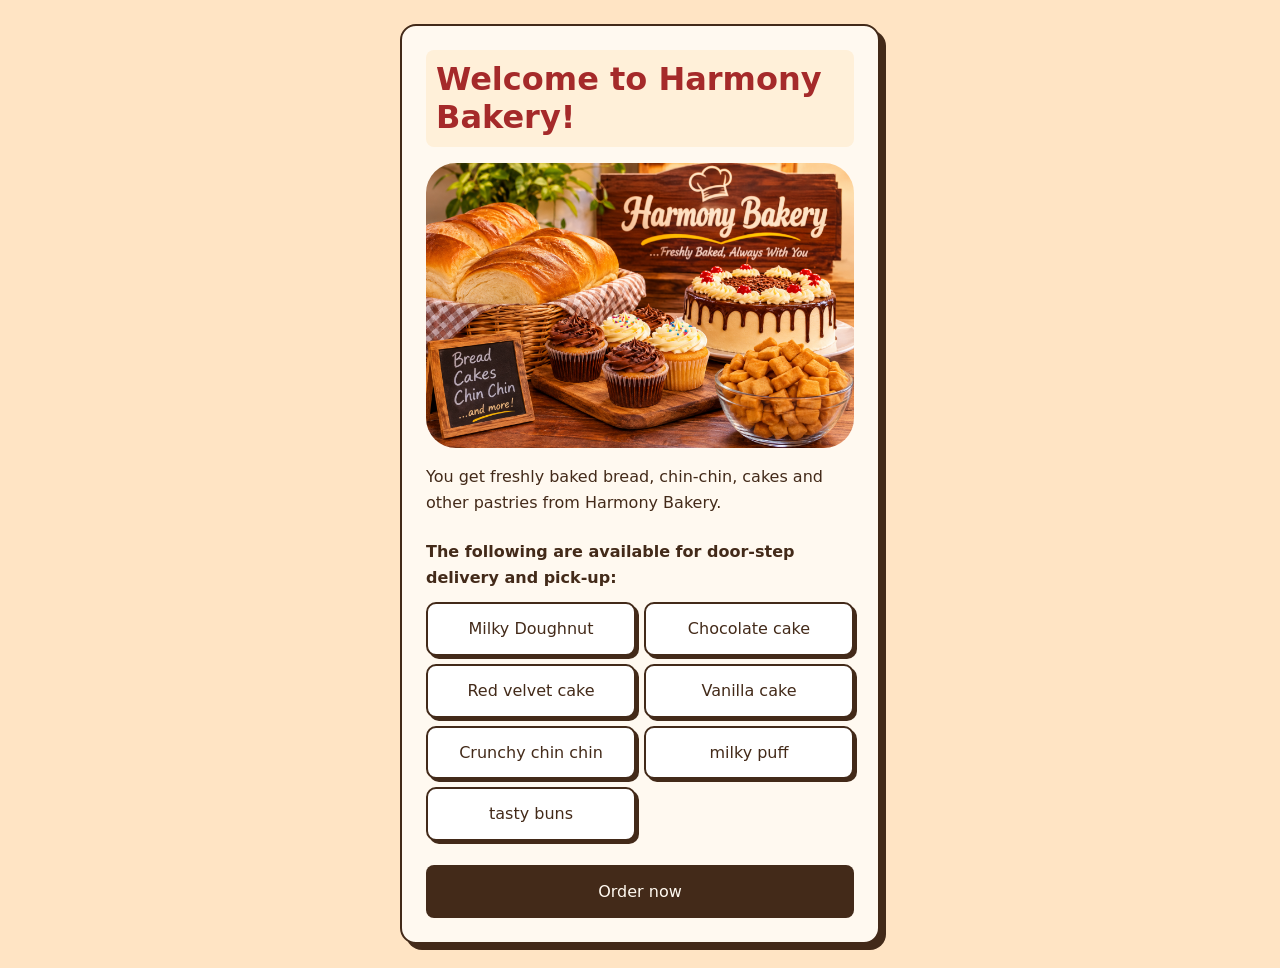
<file: Day5-task/index.html>
<!doctype html>
<html lang="en">
  <head>
    <meta charset="UTF-8" />
    <meta name="viewport" content="width=device-width, initial-scale=1.0" />
    <title>Harmony Bakery</title>
    <link rel="stylesheet" href="style.css" />
  </head>
  <body>
    <div class="container">
      <h1>Harmony Bakery</h1>
      <img
        src="./bakery.png"
        alt="Fresh bread, cakes, cupcakes and chin chin on a wooden table"
        class="hero-img"
      />
      <p class="intro">
        At Harmoy bakery, everything is baked fresh each morning, from soft
        loaves to cruchy chin chin and more. Come in hungry, leave happy.
      </p>
      <p class="menu-intro">
        The following are available for door-step delivery and pick-up:
      </p>
      <ul class="menu-list">
        <li class="menu-item">Bread</li>
        <li class="menu-item">Chocolate cake</li>
        <li class="menu-item">Red velvet cake</li>
        <li class="menu-item">Vanilla cake</li>
        <li class="menu-item">Crunchy chin chin</li>
        <li class="menu-item">milky puff</li>
        <li class="menu-item">tasty buns</li>
      </ul>

      <button class="btn" id="btn">Order now</button>
    </div>
    <script src="./script.js"></script>

    
  </body>
</html>
</file>
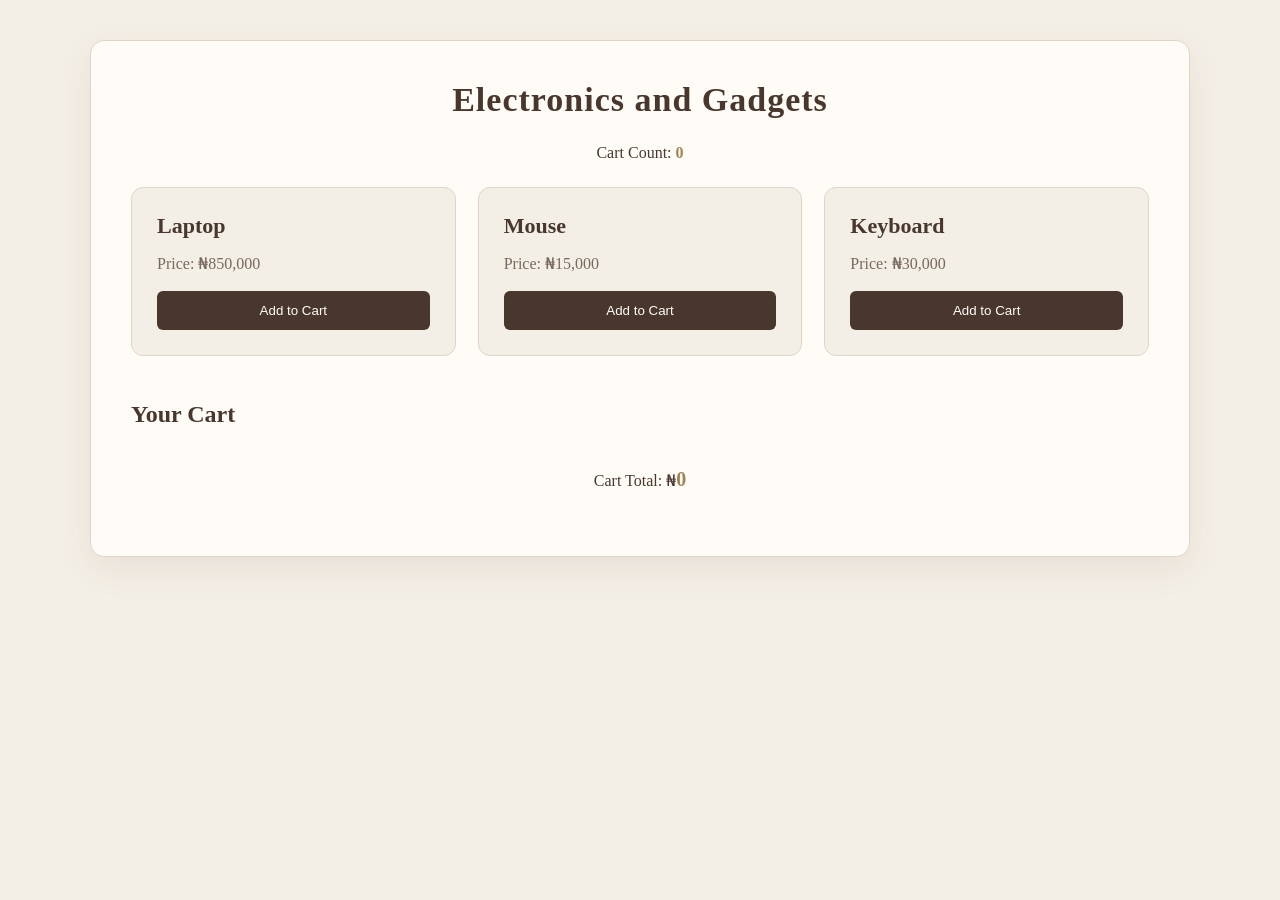
<file: Day5-task/task - 4/index.html>
<!-- <!doctype html>
<html lang="en">
  <head>
    <meta charset="UTF-8" />
    <meta name="viewport" content="width=device-width, initial-scale=1.0" />
    <title>Cart</title>
    <link rel="stylesheet" href="style.css" />
  </head>
  <body>
    <main class="card">
      <h1>Electronics and Gadgets</h1>
      <p>Cart Count:<span id="cart-count">0</span></p>
      <section id="gadget-list"></section>

      <h2>Your Cart</h2>
      <div id="cart-item"></div>
      <p>Cart Total: ₦<span id="cart-total">0</span></p>
    </main>
    <script src="./script.js"></script>
  </body>
</html> -->


<!doctype html>
<html lang="en">
  <head>
    <meta charset="UTF-8" />
    <meta name="viewport" content="width=device-width, initial-scale=1.0" />
    <title>Cart</title>
    <link rel="stylesheet" href="style.css" />
  </head>

  <body>
    <main class="card">
      <h1>Electronics and Gadgets</h1>

      <p>Cart Count: <span id="cart-count">0</span></p>

      <section id="gadget-list"></section>

      <h2>Your Cart</h2>
      <div id="cart-items"></div>

      <p>Cart Total: ₦<span id="cart-total">0</span></p>
    </main>

    <script src="./script.js"></script>
  </body>
</html>
</file>
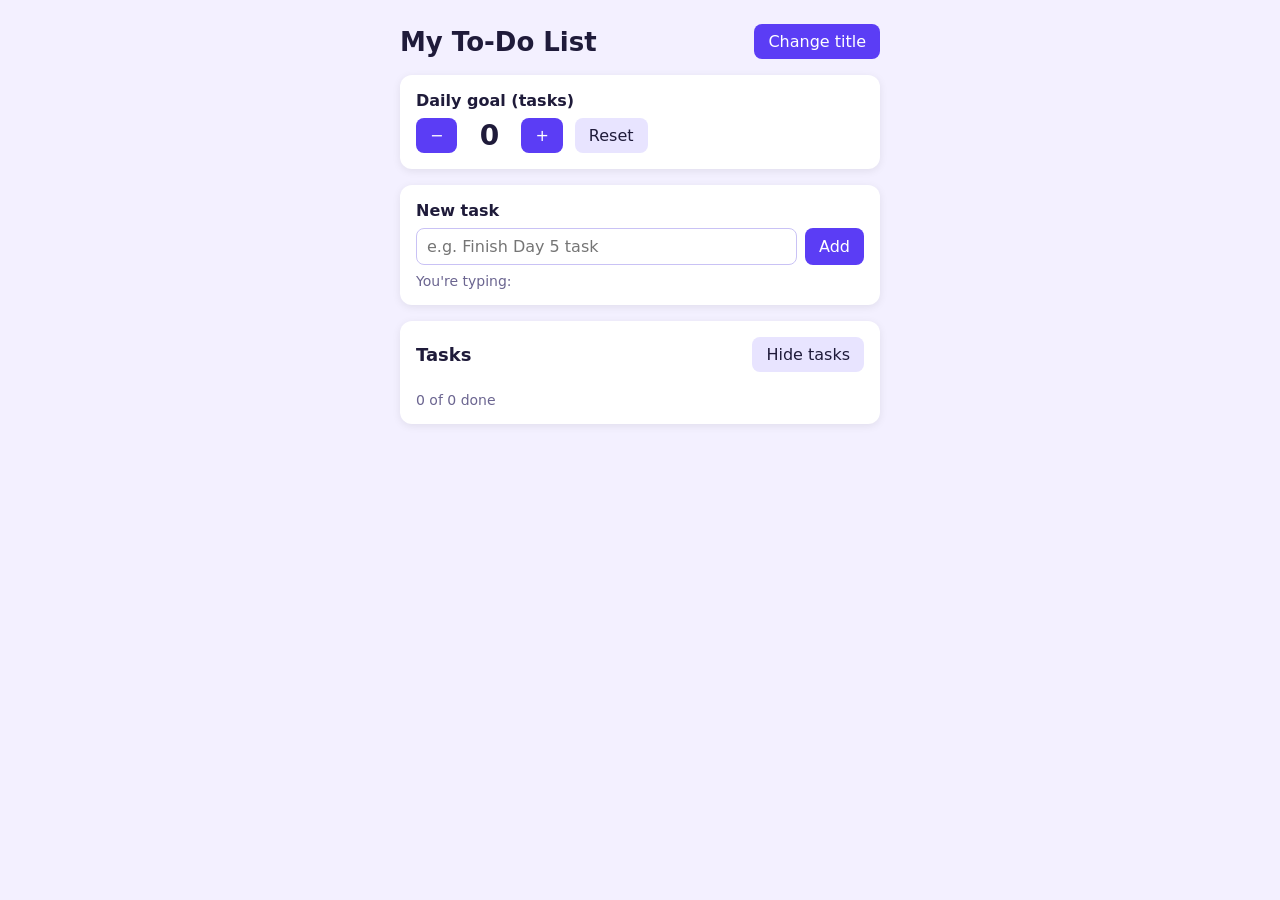
<file: Day5-task/task-3/index.html>
<!DOCTYPE html>
<html lang="en">
<head>
  <meta charset="UTF-8" />
  <meta name="viewport" content="width=device-width, initial-scale=1.0" />
  <title>To-Do List</title>
  <link rel="stylesheet" href="style.css">
</head>
<body>
  <main class="app">
    <header class="top">
      <h1 id="title">My To-Do List</h1>
      <button type="button" id="change-btn">Change title</button>
    </header>

    <section class="card">
      <p class="label">Daily goal (tasks)</p>
      <div class="counter">
        <button type="button" id="minus">−</button>
        <span id="count" class="count">0</span>
        <button type="button" id="plus">+</button>
        <button type="button" id="reset" class="ghost">Reset</button>
      </div>
    </section>

    <section class="card">
      <label for="task-input" class="label">New task</label>
      <div class="add-row">
        <input type="text" id="task-input" placeholder="e.g. Finish Day 5 task" />
        <button type="button" id="add-btn">Add</button>
      </div>
      <p class="preview">You're typing: <span id="live-text"></span></p>
    </section>

    <section class="card">
      <div class="list-head">
        <h2>Tasks</h2>
        <button type="button" id="toggle-btn" class="ghost">Hide tasks</button>
      </div>
      <ul id="task-list"></ul>
      <p id="summary" class="summary">0 of 0 done</p>
    </section>
  </main>
  <script src="script.js"></script>
</body>
</html>
</file>
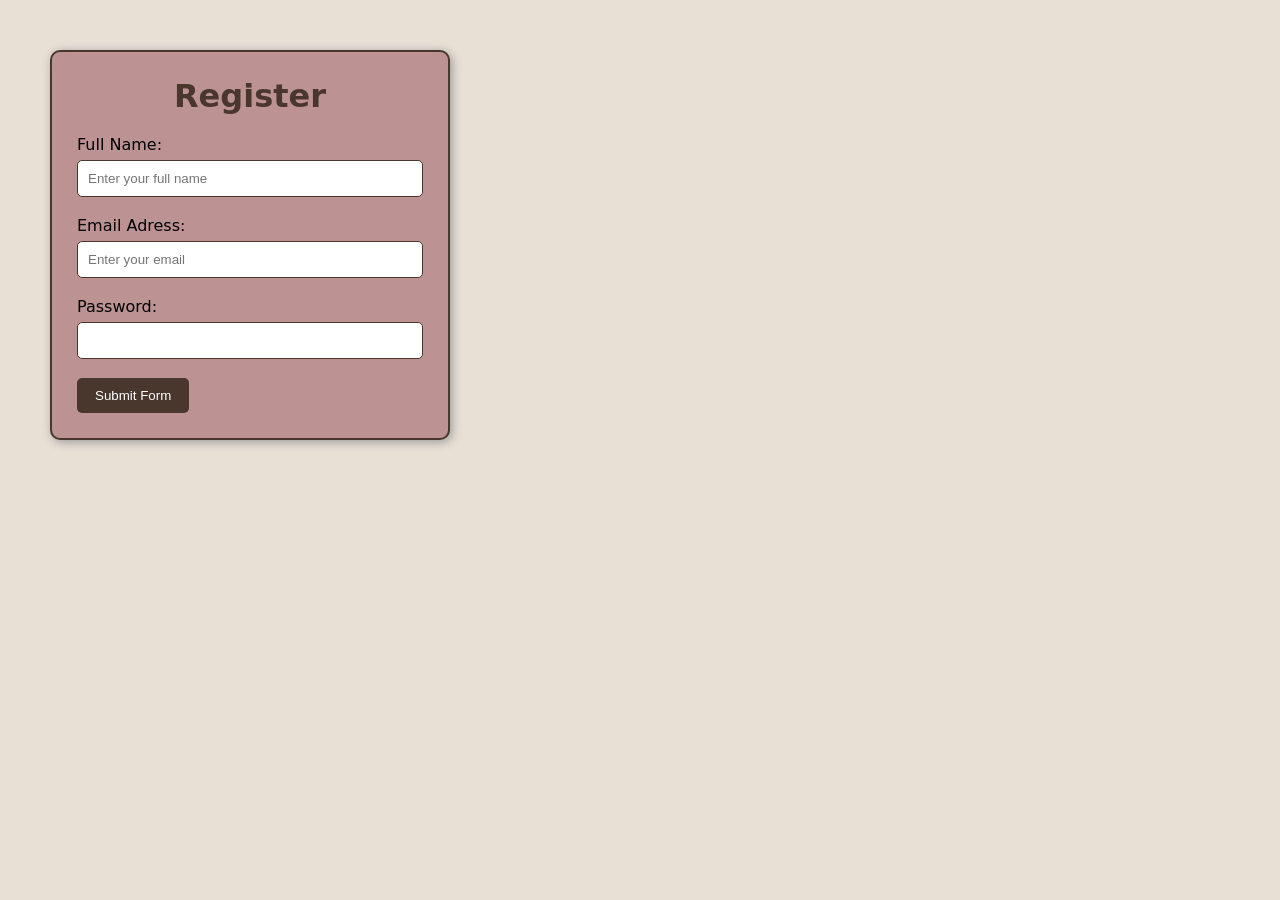
<file: Day5-task/task-5/index.html>
<!doctype html>
<html lang="en">
  <head>
    <meta charset="UTF-8" />
    <meta name="viewport" content="width=device-width, initial-scale=1.0" />
    <title>Login form</title>
    <link rel="stylesheet" href="style.css" />
  </head>
  <body>
    <main class="login">
      <h1>Register</h1>
      <form id="signup-form" novalidate>
        <div class="field">
          <label for="name">Full Name:</label>
          <input
            type="text"
            name="name"
            id="name"
            placeholder="Enter your full name"
          />
          <p class="error" id="name-error"></p>
        </div>
        <br />
        <div class="field">
            <label for="email"> Email Adress:</label>
            <input type="email" name="email" id="email" placeholder="Enter your email">
               <p class="error" id="email-error"></p>
        </div>
        <br>
        <div class="field">
            <label for="password">Password:</label>
            <input type="password" name="password" id="password">
               <p class="error" id="password-error"></p>

        </div>
        <br>
        <button> Submit Form</button>
      </form>
    </main>
    <script src="./script.js"></script>
  </body>
</html>
</file>
<file: Day5-task/style.css>
* {
  margin: 0;
  padding: 0;
  box-sizing: border-box;
}
:root {
  --bg: bisque;
  --cream: hsl(35, 100%, 97%);
  --brown-900: hsl(25, 45%, 18%);
  --brown-600: hsl(25, 55%, 38%);
  --gold: hsl(38, 90%, 55%);
}

body {
  min-height: 100vh;
  padding: 24px 16px;
  display: flex;
  justify-content: center;
  align-items: center;
  font-family: system-ui, sans-serif;
  font-size: 16px;
  line-height: 1.6;
  color: var(--brown-900);
  background-color: bisque;
}
.container {
  width: 100%;
  max-width: 480px;
  border: 2px solid var(--brown-900);
  padding: 24px;
  border-radius: 16px;
  background-color: var(--cream);
  box-shadow: 6px 6px 0 var(--brown-900);
}
h1 {
  margin-bottom: 16px;
  font-size: 32px;
  line-height: 1.2;
}
.hero-img {
  width: 100%;
  display: block;
  border-radius: 30px;
}
.intro {
  margin-top: 16px;
}
.menu-intro {
  margin-top: 24px;
  font-weight: 600;
}
.menu-list {
  margin-top: 12px;
  list-style: none;
  display: grid;
  gap: 8px;
  grid-template-columns: 1fr 1fr;
}
.menu-item {
  padding: 12px 16px;
  border: 2px solid var(--brown-900);
  border-radius: 10px;
  background-color: white;
  cursor: pointer;
  transition: background-color 0.2s ease;
  text-align: center;
  box-shadow: 3px 3px 0 var(--brown-900) ;
}
.menu-item:hover {
  background-color: bisque;
}
.menu-item.selected {
  background-color: var(--gold);
  font-weight: 700;
}
.btn {
  display: block;
  width: 100%;
  margin-top: 24px;
  padding: 14px;
  border: none;
  border-radius: 8px;
  background-color: var(--brown-900);
  font: inherit;
  cursor: pointer;
  color: var(--cream);
}

.highlight {
  color: brown;
  background-color: #fff0d9;
  padding: 10px;
  border-radius: 8px;
}
</file>
<file: Day5-task/task - 4/style.css>
/* GENERAL PAGE STYLING */
* {
  margin: 0;
  padding: 0;
  box-sizing: border-box;
}

body {
  font-family: Georgia, "Times New Roman", serif;
  background-color: #F4EFE6;
  color: #49372D;
  padding: 40px 20px;
}

/* MAIN CONTAINER */
.card {
  max-width: 1100px;
  margin: 0 auto;
  padding: 40px;
  background-color: #FFFCF7;
  border: 1px solid #DED5C8;
  border-radius: 14px;
  box-shadow: 0 12px 35px rgba(73, 55, 45, 0.08);
}

/*  HEADING */
h1 {
  font-size: 34px;
  text-align: center;
  margin-bottom: 25px;
  letter-spacing: 1px;
  color: #49372D;
}

/* CART COUNT */
#cart-count {
  color: #A18456;
  font-weight: bold;
}

.card > p {
  text-align: center;
  margin-bottom: 25px;
  font-size: 16px;
}

/* SECTION HEADINGS */
h2 {
  color: #49372D;
  margin-bottom: 15px;
}

/* PRODUCT GRID */
#gadget-list {
  display: grid;
  grid-template-columns: repeat(3, 1fr);
  gap: 22px;
  margin: 25px 0 45px;
}

/* PRODUCT CARDS */
#gadget-list > div {
  background-color: #F4EFE6;
  padding: 25px;
  border: 1px solid #DED5C8;
  border-radius: 12px;
  transition: transform 0.3s ease,
              box-shadow 0.3s ease;
}

#gadget-list > div:hover {
  transform: translateY(-5px);
  box-shadow: 0 10px 22px rgba(73, 55, 45, 0.12);
}

#gadget-list h2 {
  font-size: 22px;
}

#gadget-list p {
  margin-bottom: 18px;
  color: #78695D;
}

/* BUTTONS */
button {
  border: none;
  cursor: pointer;
  font-family: Arial, sans-serif;
  transition: background-color 0.3s ease;
}

.cart-btn {
  background-color: #49372D;
  color: #FFFCF7;
  padding: 12px 20px;
  border-radius: 6px;
  width: 100%;
}

.cart-btn:hover {
  background-color: #725642;
}

/* CART SECTION */
#cart-items {
  display: grid;
  gap: 15px;
  margin: 20px 0;
}

/* INDIVIDUAL CART ITEMS */
#cart-items > div {
  background-color: #F4EFE6;
  border: 1px solid #DED5C8;
  border-radius: 10px;
  padding: 20px;
}

#cart-items h3 {
  margin-bottom: 12px;
  font-size: 20px;
}

#cart-items p {
  margin-bottom: 10px;
  color: #78695D;
}

/* QUANTITY BUTTONS */
.increase-btn,
.decrease-btn {
  background-color: #D8CEC0;
  color: #49372D;
  padding: 8px 15px;
  border-radius: 5px;
  margin-right: 6px;
  font-weight: bold;
}

.increase-btn:hover,
.decrease-btn:hover {
  background-color: #B49A72;
}

/* REMOVE BUTTON */
.remove-btn {
  background-color: #49372D;
  color: white;
  padding: 9px 16px;
  border-radius: 5px;
}

.remove-btn:hover {
  background-color: #795344;
}

/* CART TOTAL */
#cart-total {
  color: #A18456;
  font-weight: bold;
  font-size: 20px;
}

/* RESPONSIVE DESIGN */
@media (max-width: 768px) {
  body {
    padding: 20px 12px;
  }

  .card {
    padding: 22px;
  }

  #gadget-list {
    grid-template-columns: repeat(2, 1fr);
  }
}

@media (max-width: 500px) {
  #gadget-list {
    grid-template-columns: 1fr;
  }

  h1 {
    font-size: 27px;
  }
}
</file>
<file: Day5-task/task-3/style.css>
* {
  box-sizing: border-box;
  margin: 0;
  padding: 0;
}
body {
  font-family: system-ui, sans-serif;
  background: #f3f0ff;
  color: #1f1b3a;
  padding: 24px 16px;
}
.app {
  max-width: 480px;
  margin: 0 auto;
  display: grid;
  gap: 16px;
}
.top {
  display: flex;
  justify-content: space-between;
  align-items: center;
  gap: 12px;
}
h1 {
  font-size: 26px;
}
h2 {
  font-size: 18px;
}
.card {
  background: white;
  border-radius: 12px;
  padding: 16px;
  box-shadow: 0 2px 8px rgba(0, 0, 0, 0.08);
}
.label {
  display: block;
  font-weight: 600;
  margin-bottom: 8px;
}
button {
  padding: 8px 14px;
  border: none;
  border-radius: 8px;
  background: #5b3df5;
  color: white;
  font: inherit;
  cursor: pointer;
}
button:hover {
  background: #4529d6;
}
button.ghost {
  background: #e8e4ff;
  color: #1f1b3a;
}
.counter {
  display: flex;
  align-items: center;
  gap: 12px;
}
.count {
  font-size: 28px;
  font-weight: 700;
  min-width: 40px;
  text-align: center;
}
.add-row {
  display: flex;
  gap: 8px;
}
input {
  flex: 1;
  padding: 8px 10px;
  border: 1px solid #c9c2f5;
  border-radius: 8px;
  font: inherit;
}
.preview {
  margin-top: 8px;
  font-size: 14px;
  color: #6b6590;
}
.list-head {
  display: flex;
  justify-content: space-between;
  align-items: center;
  margin-bottom: 8px;
}
ul {
  list-style: none;
  display: grid;
  gap: 8px;
}
li {
  display: flex;
  justify-content: space-between;
  align-items: center;
  padding: 10px 12px;
  border-radius: 8px;
  background: #f7f5ff;
  cursor: pointer;
}
li.done span {
  text-decoration: line-through;
  color: #8d88ad;
}
li button {
  background: #ffe1e1;
  color: #b3261e;
  padding: 4px 10px;
}
.summary {
  margin-top: 12px;
  font-size: 14px;
  color: #6b6590;
}
.hidden {
  display: none;
}
</file>
<file: Day5-task/task-5/style.css>
* {
  margin: 0;
  padding: 0;
  box-sizing: border-box;
}
body {
  /* background-color: #E8DFD5; */
  background-color: #E8DFD5;
}
.login {
  border: 2px solid #49372d;
  margin: 50px;
  padding: 25px;
  background-color: #bc9292;
  font-family: system-ui, sans-serif;
  box-shadow: 2px 2px 10px #999;
  border-radius: 10px;
  max-width: 400px;
}
h1 {
  text-align: center;
  color: #49372d;
  margin-bottom: 20px;
}
.field {
  margin-bottom: 6PXpx;
}
label {
  display: block;
  margin-bottom: 6px;
}

input {
  width: 100%;
  padding: 10px;
  border: 1px solid #49372d;
  border-radius: 5px;
}
button {
  padding: 10px 18px;
  background-color: #49372d;
  color: white;
  border: none;
  border-radius: 5px;
  cursor: pointer;
}
button:hover {
  background-color: #725746;
}
</file>
